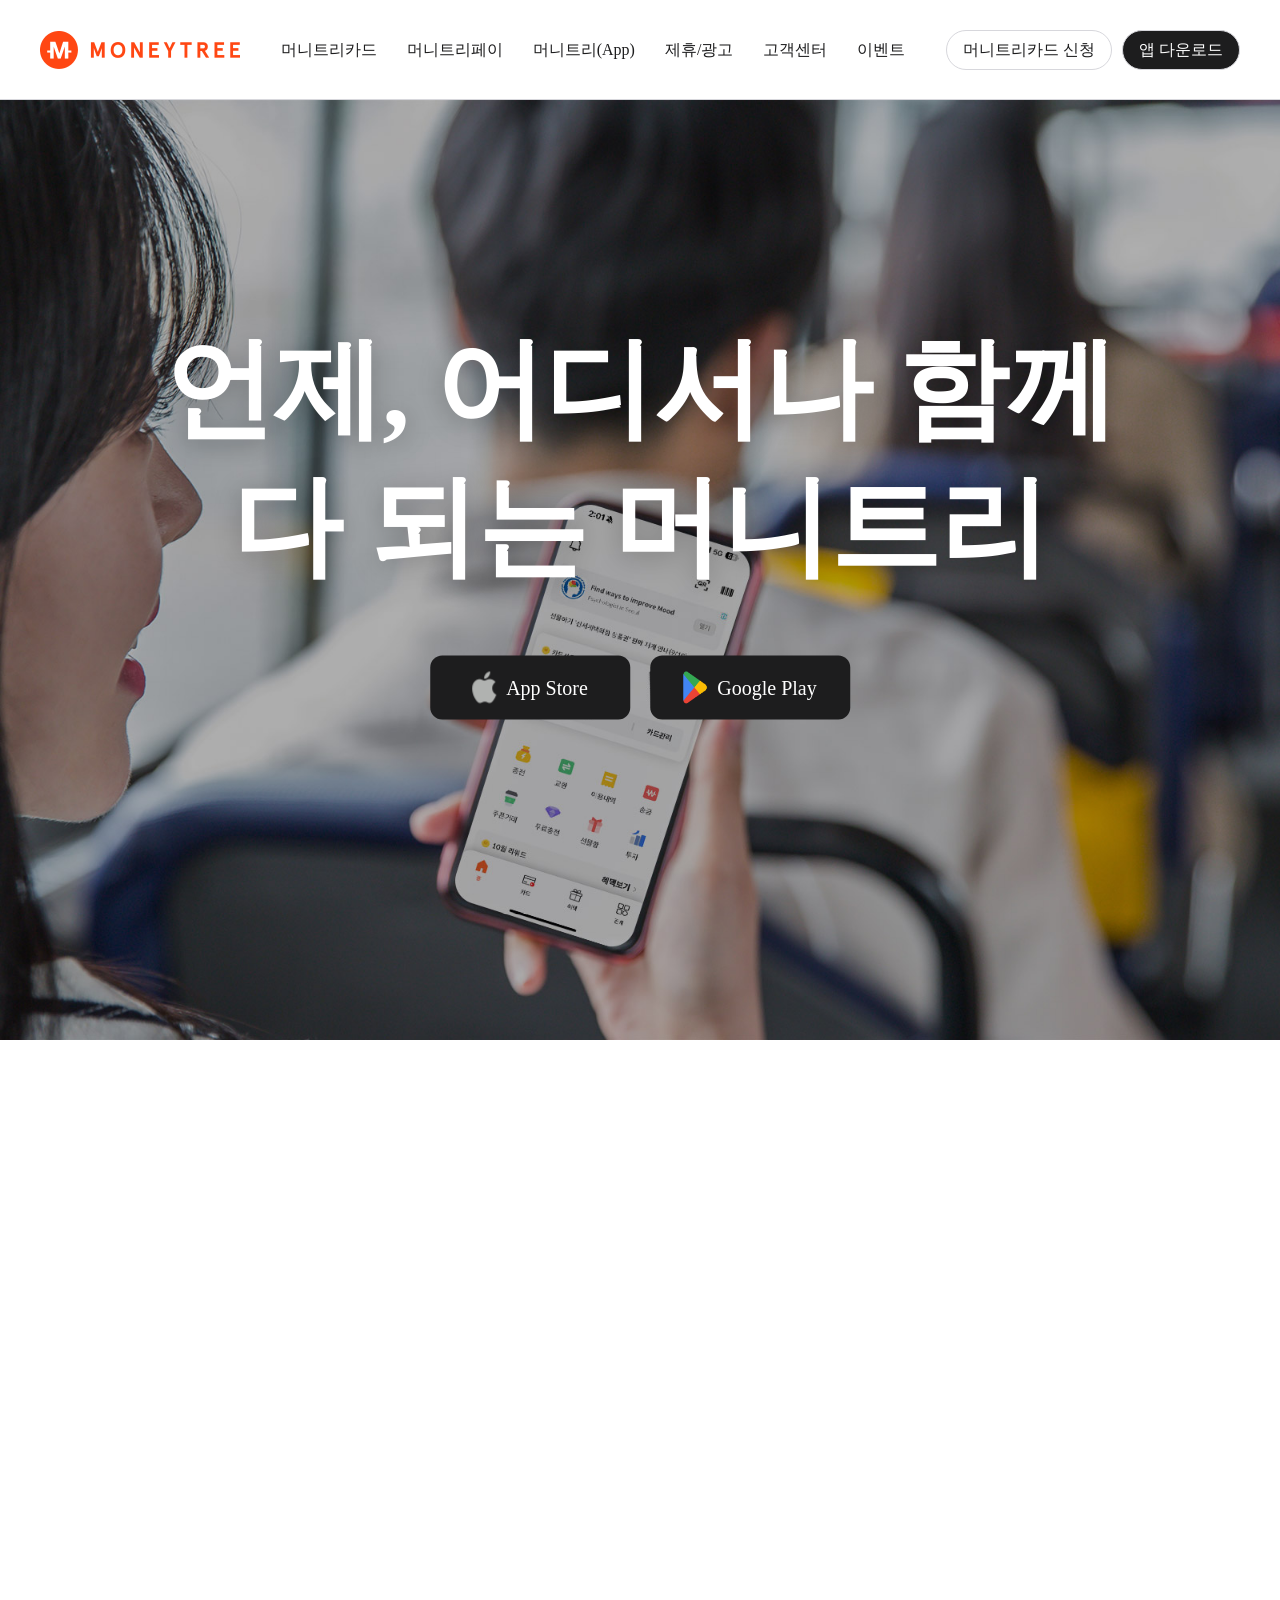
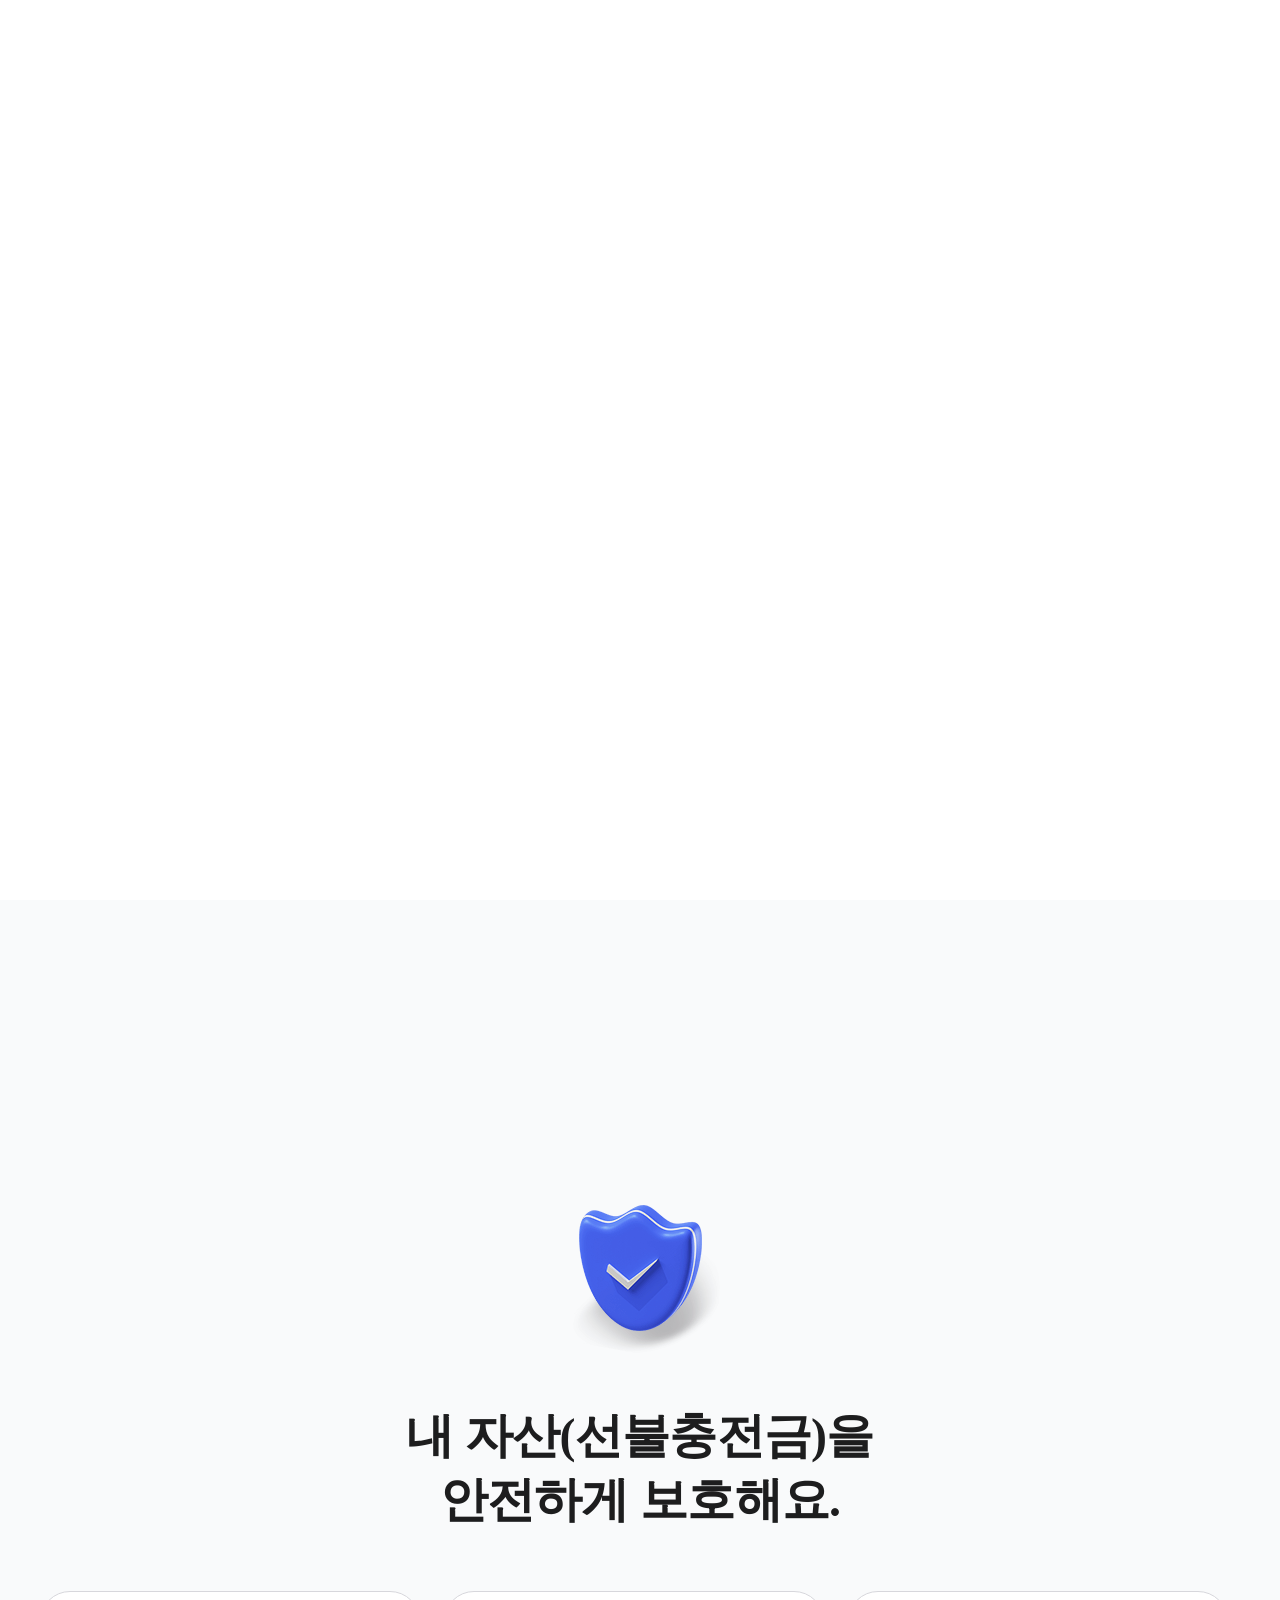
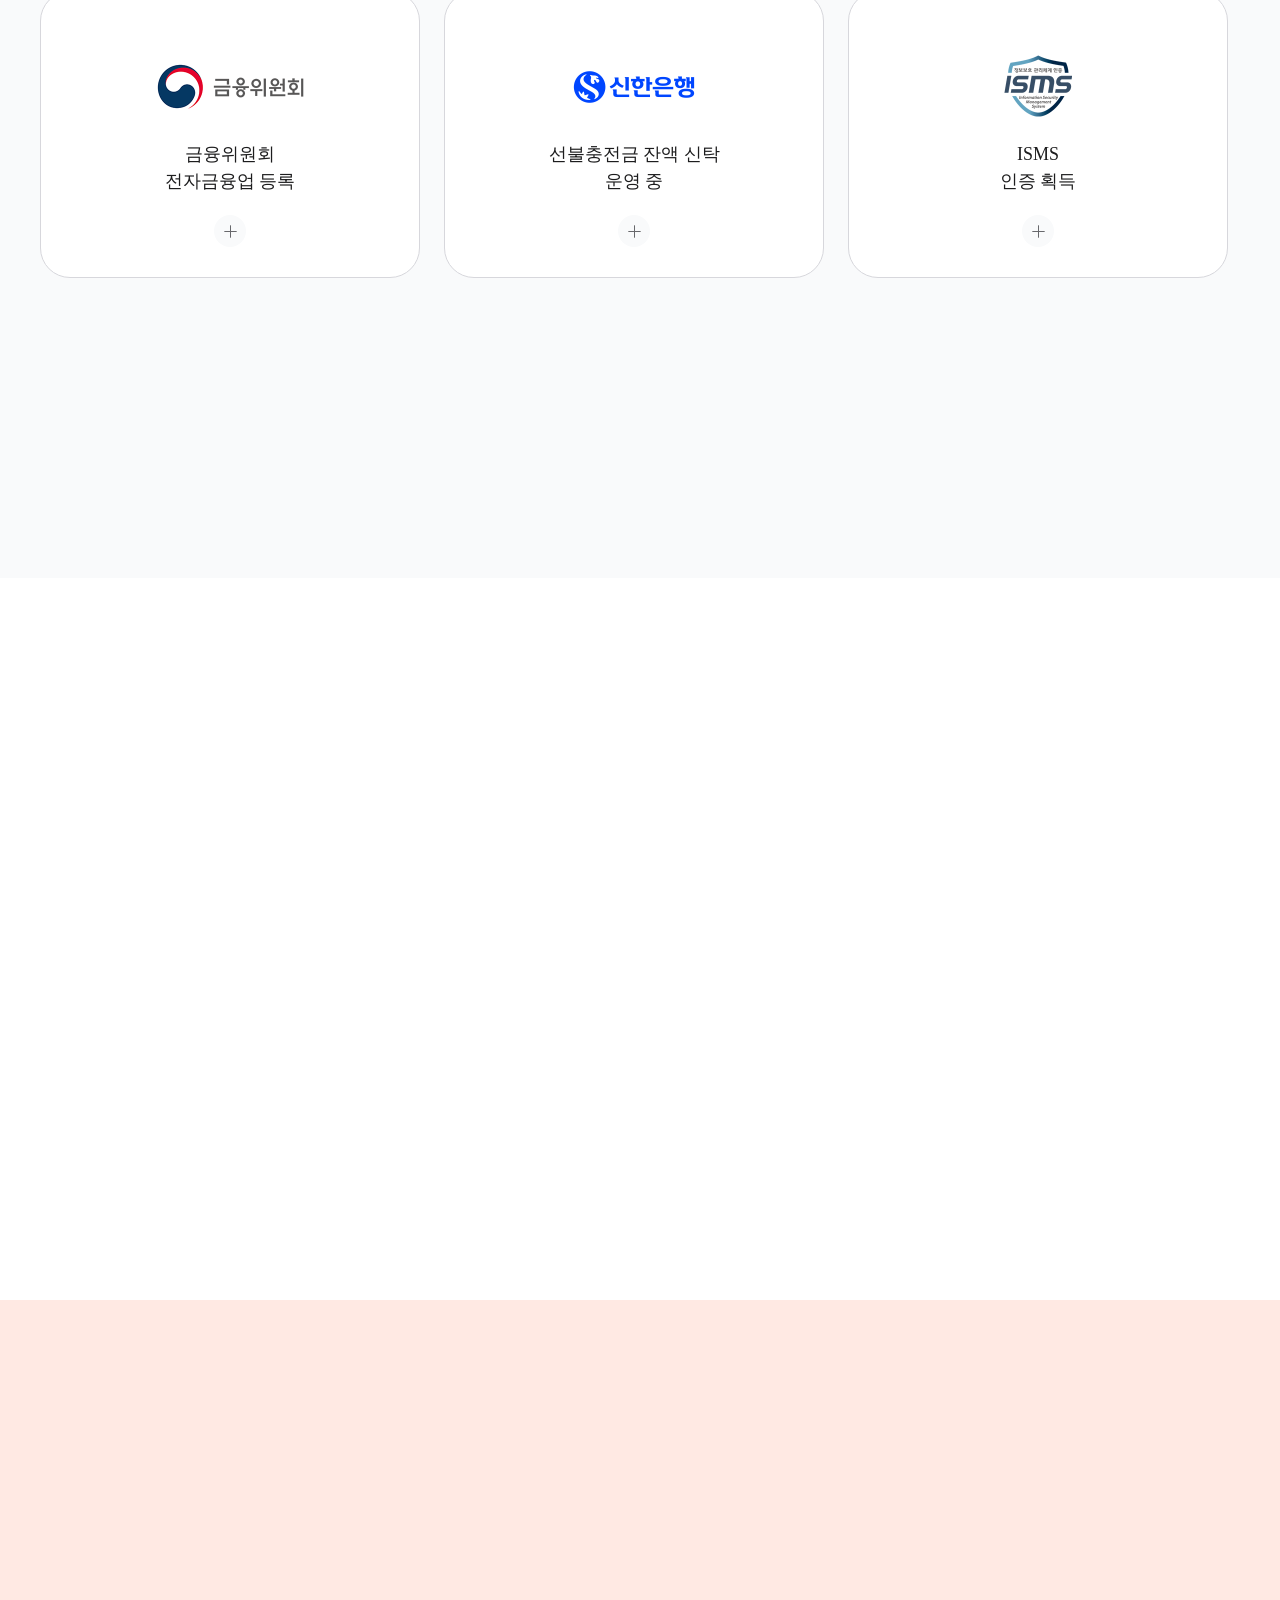
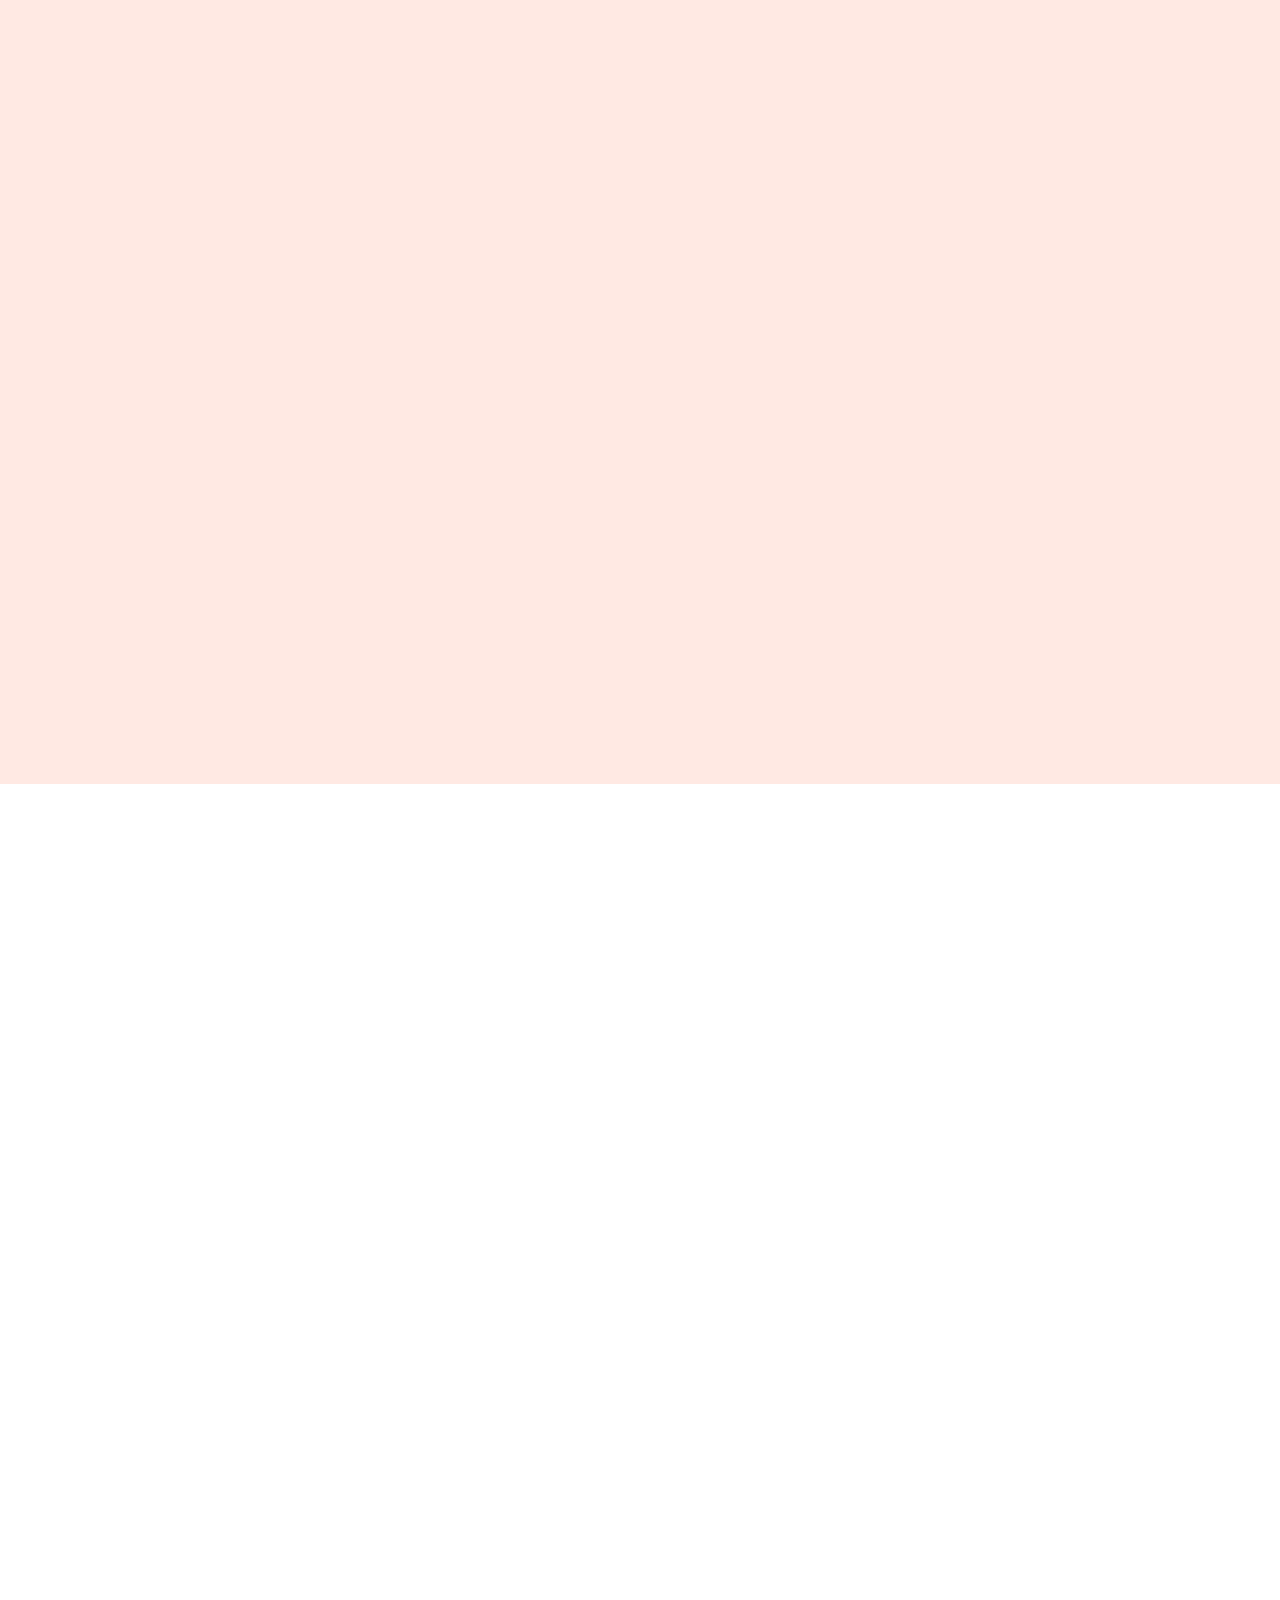
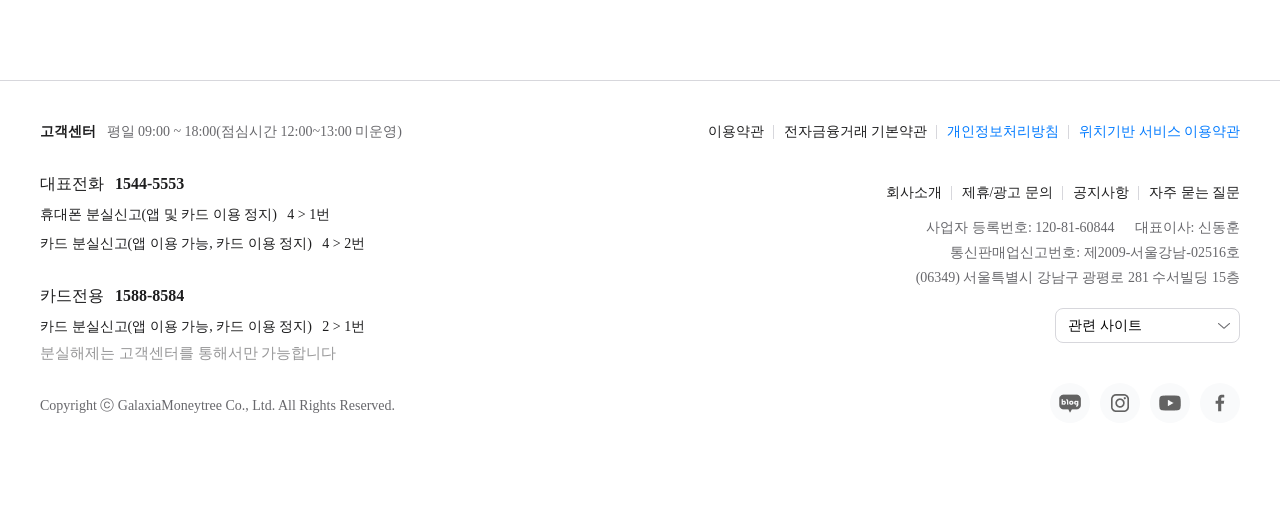
<file: index.html>
<!DOCTYPE html>
<html lang="ko">

<head>
    <meta charset="UTF-8">
    <meta name="viewport" content="width=device-width, initial-scale=1.0">
    <title>머니트리</title>
    <link rel="stylesheet" href="css/main.css">
    <!-- Link Swiper's CSS -->
    <link rel="stylesheet" href="https://cdn.jsdelivr.net/npm/swiper@11/swiper-bundle.min.css" />
    <link href="https://unpkg.com/aos@2.3.1/dist/aos.css" rel="stylesheet">

    <script src="lib/jquery-3.7.1.min.js"></script>
    <!-- Swiper JS -->
    <script src="https://cdn.jsdelivr.net/npm/swiper@11/swiper-bundle.min.js"></script>
    <script src="https://unpkg.com/aos@2.3.1/dist/aos.js"></script>
    <script>
        $(function () {
            AOS.init({
                duration: 800
            });

            $('.section-03 .item_wrap .item a').on('click', function () {
                var $item = $(this).closest('.item');
                $item.find('.item_active').toggleClass('active');
                $(this).toggleClass('rotate');
                event.preventDefault();
            });//click end

            var swiper = new Swiper(".swiperMain", {
                effect: "fade",
                autoplay: {
                    delay: 3000,
                    disableOnInteraction: false,
                },
            });//swiperMain

            var swiper = new Swiper(".event_slide", {
                slidesPerView: 3,
                spaceBetween: 30,
                loop: true,
                navigation: {
                    nextEl: ".swiper-button-next",
                    prevEl: ".swiper-button-prev",
                },
            });//event_slide

            var swiper = new Swiper(".logo_slide", {
                autoplay: {
                    delay: 0,
                    disableOnInteraction: false,
                },
                slidesPerView: "auto",
                spaceBetween: 30,
                speed: 3000,
                loop: true
            });//logo_slide

            var swiper = new Swiper(".review_slide", {
                autoplay: {
                    delay: 0,
                    disableOnInteraction: false,
                },
                slidesPerView: "auto",
                spaceBetween: 24,
                direction: 'vertical',
                centeredSlides: true,
                freeMode: {
                    enabled: true
                },
                speed: 5000,
                loop: true,
            });//review_slide

            $('.site').on('click', function(){
                $('.list').toggleClass('active');
                $('.arrow').toggleClass('flip');
            });//관련사이트 버튼
        });//script end
    </script>
</head>

<body>
    <header class="header">
        <div class="inner">

            <h1 class="logo">
                <a href="#"><img src="img/logo.png" alt="머니트리"></a>
            </h1><!-- .logo end -->

            <nav class="nav">
                <ul class="gnb">
                    <li><a href="#">머니트리카드</a></li>
                    <li><a href="#">머니트리페이</a></li>
                    <li><a href="#">머니트리(App)</a></li>
                    <li><a href="#">제휴/광고</a></li>
                    <li><a href="#">고객센터</a></li>
                    <li><a href="#">이벤트</a></li>
                </ul><!-- .gnb end -->
            </nav><!-- .nav end -->

            <div class="btn_wrap">
                <a href="#">머니트리카드 신청</a>
                <a href="#">앱 다운로드</a>
            </div><!-- .btn_wrap end -->

        </div><!-- .inner end -->
    </header><!-- .header end -->

    <div class="main_visual">

        <!-- Swiper -->
        <div class="swiper swiperMain">
            <div class="swiper-wrapper">
                <div class="swiper-slide">
                    <img src="img/main_hero1.jpg" alt="언제, 어디서나 함께 다 되는 머니트리">
                </div>

                <div class="swiper-slide">
                    <img src="img/main_hero2.jpg" alt="언제, 어디서나 함께 다 되는 머니트리">
                </div>

                <div class="swiper-slide">
                    <img src="img/main_hero3.jpg" alt="언제, 어디서나 함께 다 되는 머니트리">
                </div>

                <div class="swiper-slide">
                    <img src="img/main_hero4.jpg" alt="언제, 어디서나 함께 다 되는 머니트리">
                </div>
            </div><!-- .swiper-wrapper end -->
        </div><!-- .swiperMain end -->

        <div class="main_text">
            <h2>언제, 어디서나 함께<br>
                다 되는 머니트리</h2>

            <div class="btn_wrap">
                <a href="#">
                    <img src="img/icon_appstore.png" alt="App Store">
                    <span>App Store</span>
                </a>

                <a href="#">
                    <img src="img/icon_playstore.png" alt="Google Play">
                    <span>Google Play</span>
                </a>
            </div><!-- .btn_wrap end -->
        </div><!-- .title_wrap end -->

    </div><!-- .main_visual end -->

    <section class="section section-01">
        <div class="inner item_wrap">

            <div data-aos="fade-up" class="item item-01">
                <div class="title">
                    <h3>머니트리로 시작하는 <br>
                        신개념 카드 머니트리카드</h3>
                    <p>혜택은 가득. 조건은 심플. <br>
                        누구나 발급 받아 어디서나 사용</p>
                </div><!-- .title end -->

                <div class="image">
                    <img src="img/sec01_01.jpg" alt="">
                </div><!-- .image end -->
            </div><!-- .item-01 end -->

            <div data-aos="fade-up" class="item item-02">
                <div class="title">
                    <h3>포인트 결제의 모든 것, <br>
                        머니트리페이</h3>
                    <p>현금이 없어도 간편 비밀번호로 <br>
                        흩어진 각종 포인트를 한 번에 모아 간편 결제</p>
                </div><!-- .title end -->

                <div class="image">
                    <img src="img/sec01_02.jpg" alt="">
                </div><!-- .image end -->
            </div><!-- .item-02 end -->

            <div data-aos="fade-up" class="item item-03">
                <div class="title">
                    <h3>생활 밀착 서비스를 모두 모아 <br> 머니트리 앱(App)</h3>
                    <p>생활을 심플하게! <br>
                        결제. 송금. 투자. 기프티콘. 쿠폰 거래. <br>
                        앱테크까지 다 돼요</p>
                </div><!-- .title end -->

                <div class="image">
                    <img src="img/sec01_03.jpg" alt="">
                </div><!-- .image end -->
            </div><!-- .item-03 end -->

        </div><!-- .inner end -->
    </section><!-- .section-01 end -->

    <section class="section section-02" data-aos="fade-up">
        <div class="inner">
            <div class="title">
                <h3>이벤트</h3>
            </div><!-- .title end -->

            <div class="item_wrap">
                <div class="swiper event_slide">
                    <div class="swiper-wrapper">
                        <div class="swiper-slide item">
                            <a href="#" class="item_inner">
                                <div class="item_img">
                                    <img src="img/sec02_01.png" alt="바코드 결제하고 2% 적립 받자!">
                                </div>
                                <div class="item_content">
                                    <p>바코드 결제하고 2% 적립 받자!</p>
                                </div>
                            </a>
                        </div>
                        <div class="swiper-slide item">
                            <a href="#" class="item_inner">
                                <div class="item_img">
                                    <img src="img/sec02_02.png" alt="최초 결제 1만원 이상 시, 2천원 지급!">
                                </div>
                                <div class="item_content">
                                    <p>최초 결제 1만원 이상 시, 2천원 지급!</p>
                                </div>
                            </a>
                        </div>
                        <div class="swiper-slide item">
                            <a href="#" class="item_inner">
                                <div class="item_img">
                                    <img src="img/sec02_03.png" alt="100% 당첨! 꽝없는 머니박스">
                                </div>
                                <div class="item_content">
                                    <p>100% 당첨! 꽝없는 머니박스</p>
                                </div>
                            </a>
                        </div>
                        <div class="swiper-slide item">
                            <a href="#" class="item_inner">
                                <div class="item_img">
                                    <img src="img/sec02_04.png" alt="카드 휴대폰 월 자동충전 이벤트">
                                </div>
                                <div class="item_content">
                                    <p>카드 휴대폰 월 자동충전 이벤트</p>
                                </div>
                            </a>
                        </div>
                        <div class="swiper-slide item">
                            <a href="#" class="item_inner">
                                <div class="item_img">
                                    <img src="img/sec02_05.png" alt="카드 백화점 상품권 구매 혜택">
                                </div>
                                <div class="item_content">
                                    <p>카드 백화점 상품권 구매 혜택</p>
                                </div>
                            </a>
                        </div>
                        <div class="swiper-slide item">
                            <a href="#" class="item_inner">
                                <div class="item_img">
                                    <img src="img/sec02_06.png" alt="NH포인트 사용하면 1% 재적립!">
                                </div>
                                <div class="item_content">
                                    <p>NH포인트 사용하면 1% 재적립!</p>
                                </div>
                            </a>
                        </div>
                        <div class="swiper-slide item">
                            <a href="#" class="item_inner">
                                <div class="item_img">
                                    <img src="img/sec02_07.png" alt="매일 매일 100% 당첨! 돌림판 이벤트!">
                                </div>
                                <div class="item_content">
                                    <p>매일 매일 100% 당첨! 돌림판 이벤트!</p>
                                </div>
                            </a>
                        </div>
                        <div class="swiper-slide item">
                            <a href="#" class="item_inner">
                                <div class="item_img">
                                    <img src="img/sec02_08.png" alt="세.상.쉬.운 휴대폰 결제!">
                                </div>
                                <div class="item_content">
                                    <p>세.상.쉬.운 휴대폰 결제!</p>
                                </div>
                            </a>
                        </div>
                        <div class="swiper-slide item">
                            <a href="#" class="item_inner">
                                <div class="item_img">
                                    <img src="img/sec02_09.png" alt="머니트리 친구초대 따블 이벤트!">
                                </div>
                                <div class="item_content">
                                    <p>머니트리 친구초대 따블 이벤트!</p>
                                </div>
                            </a>
                        </div>
                    </div><!-- .swiper-wrapper end -->
                </div><!-- .event_slide end -->

                <div class="event_nav_wrap">
                    <div class="swiper-button-prev nav_prev">
                        <img src="img/icon_arrow_prev.png" alt="">
                    </div>

                    <div class="swiper-button-next nav_next">
                        <img src="img/icon_arrow_next.png" alt="">
                    </div>
                </div><!-- .event_nav_wrap end -->
            </div><!-- .item_wrap end -->

        </div><!-- .inner end -->

    </section><!-- .section-02 end -->

    <section class="section section-03">
        <div class="inner">
            <div class="title">
                <img src="img/section3_img1.png" alt="내 자산(선불충전금)을 안전하게 보호해요.">
                <h3>내 자산(선불충전금)을<br>
                    안전하게 보호해요.</h3>
            </div><!-- .title end -->

            <div class="item_wrap">
                <div class="item">
                    <div class="item_normal">
                        <div class="item_logo">
                            <img src="img/safe_logo1.png" alt="">
                        </div><!-- .item_logo end -->

                        <p>금융위원회<br>
                            전자금융업 등록</p>

                        <a href="#" class="btn"><img src="img/icon_plus.png" alt=""></a>
                    </div><!-- .item_normal end -->

                    <div class="item_active">
                        <div>
                            <span>선불전자지급수단<br>
                                발행 및 관리업</span>
                        </div>
                    </div><!-- .item_active end -->
                </div><!-- .item end -->

                <div class="item">
                    <div class="item_normal">
                        <div class="item_logo">
                            <img src="img/safe_logo2.png" alt="">
                        </div><!-- .item_logo end -->

                        <p>선불충전금 잔액 신탁<br>
                            운영 중
                        </p>

                        <a href="#" class="btn"><img src="img/icon_plus.png" alt=""></a>
                    </div><!-- .item_normal end -->

                    <div class="item_active">
                        <div>
                            <span>특정금전신탁계약 체결<br>
                                위탁자 : 갤럭시아머니트리(주)<br>
                                수탁자 : 주식회사 신한은행</span>
                        </div>
                    </div><!-- .item_active end -->
                </div><!-- .item end -->

                <div class="item">
                    <div class="item_normal">
                        <div class="item_logo">
                            <img src="img/safe_logo3.png" alt="">
                        </div><!-- .item_logo end -->

                        <p>ISMS <br>
                            인증 획득</p>

                        <a href="#" class="btn"><img src="img/icon_plus.png" alt=""></a>
                    </div><!-- .item_normal end -->

                    <div class="item_active">
                        <div>
                            <span>ISMS 인증</span>
                            <span class="small">ISMS란? 한국인터넷진흥원(KISA)이 주관하는 국내 최고 수준의 정보보호 관리체계 인증 중 하나입니다</span>
                        </div>
                    </div><!-- .item_active end -->
                </div><!-- .item end -->
            </div><!-- .item_wrap end -->
        </div><!-- .inner end -->
    </section><!-- .section-03 end -->

    <section class="section section-04">
        <div class="inner" data-aos="fade-up">
            <div class="title">
                <h3>머니트리와 함께<br>
                    비지니스를 확장하세요!</h3>
            </div><!-- .title end -->

            <a href="#" class="btn_color">제휴/광고 알아보기</a>
        </div><!-- .inner end -->

        <div class="image_box" data-aos="fade-up">
            <div class="swiper logo_slide">
                <div class="swiper-wrapper">
                    <div class="swiper-slide partner_logo logo1">
                        <img src="img/new_partner_logo1.png" alt="">
                    </div>
                    <div class="swiper-slide partner_logo logo2">
                        <img src="img/new_partner_logo2.png" alt="">
                    </div>
                    <div class="swiper-slide partner_logo logo3">
                        <img src="img/new_partner_logo3.png" alt="">
                    </div>
                    <div class="swiper-slide partner_logo logo4">
                        <img src="img/new_partner_logo4.png" alt="">
                    </div>
                    <div class="swiper-slide partner_logo logo5">
                        <img src="img/new_partner_logo5.png" alt="">
                    </div>
                    <div class="swiper-slide partner_logo logo6">
                        <img src="img/new_partner_logo6.png" alt="">
                    </div>
                    <div class="swiper-slide partner_logo logo7">
                        <img src="img/new_partner_logo7.png" alt="">
                    </div>
                    <div class="swiper-slide partner_logo logo8">
                        <img src="img/new_partner_logo8.png" alt="">
                    </div>
                    <div class="swiper-slide partner_logo logo9">
                        <img src="img/new_partner_logo9.png" alt="">
                    </div>
                    <div class="swiper-slide partner_logo logo10">
                        <img src="img/new_partner_logo10.png" alt="">
                    </div>
                    <div class="swiper-slide partner_logo logo11">
                        <img src="img/new_partner_logo11.png" alt="">
                    </div>
                    <div class="swiper-slide partner_logo logo12">
                        <img src="img/new_partner_logo12.png" alt="">
                    </div>
                    <div class="swiper-slide partner_logo logo13">
                        <img src="img/new_partner_logo13.png" alt="">
                    </div>
                    <div class="swiper-slide partner_logo logo1">
                        <img src="img/new_partner_logo1.png" alt="">
                    </div>
                    <div class="swiper-slide partner_logo logo2">
                        <img src="img/new_partner_logo2.png" alt="">
                    </div>
                    <div class="swiper-slide partner_logo logo3">
                        <img src="img/new_partner_logo3.png" alt="">
                    </div>
                    <div class="swiper-slide partner_logo logo4">
                        <img src="img/new_partner_logo4.png" alt="">
                    </div>
                    <div class="swiper-slide partner_logo logo5">
                        <img src="img/new_partner_logo5.png" alt="">
                    </div>
                    <div class="swiper-slide partner_logo logo6">
                        <img src="img/new_partner_logo6.png" alt="">
                    </div>
                    <div class="swiper-slide partner_logo logo7">
                        <img src="img/new_partner_logo7.png" alt="">
                    </div>
                    <div class="swiper-slide partner_logo logo8">
                        <img src="img/new_partner_logo8.png" alt="">
                    </div>
                    <div class="swiper-slide partner_logo logo9">
                        <img src="img/new_partner_logo9.png" alt="">
                    </div>
                    <div class="swiper-slide partner_logo logo10">
                        <img src="img/new_partner_logo10.png" alt="">
                    </div>
                    <div class="swiper-slide partner_logo logo11">
                        <img src="img/new_partner_logo11.png" alt="">
                    </div>
                    <div class="swiper-slide partner_logo logo12">
                        <img src="img/new_partner_logo12.png" alt="">
                    </div>
                    <div class="swiper-slide partner_logo logo13">
                        <img src="img/new_partner_logo13.png" alt="">
                    </div>
                </div><!-- .swiper-wrapper end -->
            </div><!-- .logo_slide end -->
        </div><!-- .image_box end -->

    </section><!-- .section-04 end -->

    <section class="section section-05">
        <div class="inner">
            <div class="text_wrap" data-aos="fade-right">
                <div class="title">
                    <h3>7,000개의 리뷰<br>
                        머니트리 추천해요.</h3>
                </div><!-- .title end -->

                <div class="image">
                    <img src="img/section05.png" alt="7,000개의 리뷰 머니트리 추천해요.">
                </div><!-- .image end -->
            </div><!-- .text_wrap end -->

            <div class="item_wrap" data-aos="fade-left">
                <div class="swiper review_slide">
                    <div class="swiper-wrapper slide slide1">
                        <div class="swiper-slide review_item"><img src="img/review_img1-1.png" alt="7,000개의 리뷰"></div>
                        <div class="swiper-slide review_item"><img src="img/review_img1-2.png" alt="7,000개의 리뷰"></div>
                        <div class="swiper-slide review_item"><img src="img/review_img1-3.png" alt="7,000개의 리뷰"></div>
                        <div class="swiper-slide review_item"><img src="img/review_img1-4.png" alt="7,000개의 리뷰"></div>
                        <div class="swiper-slide review_item"><img src="img/review_img1-1.png" alt="7,000개의 리뷰"></div>
                        <div class="swiper-slide review_item"><img src="img/review_img1-2.png" alt="7,000개의 리뷰"></div>
                        <div class="swiper-slide review_item"><img src="img/review_img1-3.png" alt="7,000개의 리뷰"></div>
                        <div class="swiper-slide review_item"><img src="img/review_img1-4.png" alt="7,000개의 리뷰"></div>
                    </div><!-- slide1 end -->
                </div><!-- .review_slide_wrap -->

                <div class="swiper review_slide">
                    <div class="swiper-wrapper slide slide2">
                        <div class="swiper-slide review_item"><img src="img/review_img2-1.png" alt="7,000개의 리뷰"></div>
                        <div class="swiper-slide review_item"><img src="img/review_img2-2.png" alt="7,000개의 리뷰"></div>
                        <div class="swiper-slide review_item"><img src="img/review_img2-3.png" alt="7,000개의 리뷰"></div>
                        <div class="swiper-slide review_item"><img src="img/review_img2-4.png" alt="7,000개의 리뷰"></div>
                        <div class="swiper-slide review_item"><img src="img/review_img2-1.png" alt="7,000개의 리뷰"></div>
                        <div class="swiper-slide review_item"><img src="img/review_img2-2.png" alt="7,000개의 리뷰"></div>
                        <div class="swiper-slide review_item"><img src="img/review_img2-3.png" alt="7,000개의 리뷰"></div>
                        <div class="swiper-slide review_item"><img src="img/review_img2-4.png" alt="7,000개의 리뷰"></div>
                    </div><!-- .slide2 end -->
                </div><!-- .review_slide_wrap -->

                <div class="swiper review_slide">
                    <div class="swiper-wrapper slide slide3">
                        <div class="swiper-slide review_item"><img src="img/review_img3-1.png" alt="7,000개의 리뷰"></div>
                        <div class="swiper-slide review_item"><img src="img/review_img3-2.png" alt="7,000개의 리뷰"></div>
                        <div class="swiper-slide review_item"><img src="img/review_img3-3.png" alt="7,000개의 리뷰"></div>
                        <div class="swiper-slide review_item"><img src="img/review_img3-4.png" alt="7,000개의 리뷰"></div>
                        <div class="swiper-slide review_item"><img src="img/review_img3-1.png" alt="7,000개의 리뷰"></div>
                        <div class="swiper-slide review_item"><img src="img/review_img3-2.png" alt="7,000개의 리뷰"></div>
                        <div class="swiper-slide review_item"><img src="img/review_img3-3.png" alt="7,000개의 리뷰"></div>
                        <div class="swiper-slide review_item"><img src="img/review_img3-4.png" alt="7,000개의 리뷰"></div>
                    </div><!-- .slide3 end -->
                </div><!-- .review_slide end -->
            </div><!-- .item_wrap end -->
        </div><!-- .inner end -->
    </section><!-- .sectin-05 end -->

    <section class="section section-06" data-aos="fade-up">
        <div class="inner">
            <div class="image">
                <img src="img/section06_banner_bg.jpg" alt="머니트리 혜택 그대로! 머니트리카드">
            </div><!-- .image end -->

            <div class="text_wrap title">
                <h3>머니트리 혜택 그대로!<br>
                    머니트리카드</h3>

                <p>머니트리를 가장 편리하게 사용하는 법<br>
                    혜택은 그대로! 결제도 온/오프라인 제약 없이 자유롭게!</p>

                <a href="#" class="btn_color">무료 카드 신청</a>
            </div><!-- .text_wrap end -->
        </div><!-- .inner end -->
    </section><!-- .section-06 end -->

    <footer class="footer">
        <div class="inner">
            <div class="left_info">
                <div>
                    <span class="bold">고객센터</span>
                    <span class="gray">평일 09:00 ~ 18:00(점심시간 12:00~13:00 미운영)</span>
                </div>

                <div>
                    <div class="T_info">
                        <span class="name">대표전화</span>
                        <span class="bold">1544-5553</span>
                    </div><!-- .T_info end -->

                    <ul class="sub_info">
                        <li>
                            <span class="thin">휴대폰 분실신고(앱 및 카드 이용 정지)</span>
                            <span class="bold_02">4 > 1번</span>
                        </li>

                        <li>
                            <span class="thin">카드 분실신고(앱 이용 가능, 카드 이용 정지)</span>
                            <span class="bold_02">4 > 2번</span>
                        </li>
                    </ul><!-- .sub_info end -->
                </div>

                <div>
                    <div class="T_info">
                        <span class="name">카드전용</span>
                        <span class="bold">1588-8584</span>
                    </div><!-- .T_info end -->

                    <ul class="sub_info">
                        <li>
                            <span class="thin">카드 분실신고(앱 이용 가능, 카드 이용 정지)</span>
                            <span class="bold_02">2 > 1번</span>
                        </li>

                        <p class="thin">분실해제는 고객센터를 통해서만 가능합니다</p>
                    </ul><!-- .sub_info end -->
                </div>

                <div>
                    <sapn class="copy gray thin">
                        Copyright ⓒ GalaxiaMoneytree Co., Ltd. All Rights Reserved.
                    </sapn>
                </div>
            </div><!-- .left_info end -->

            <div class="right_info">
                <ul class="legal">
                    <li><a href="#">이용약관</a></li>
                    <li><a href="#">전자금융거래 기본약관</a></li>
                    <li><a href="#" class="blue">개인정보처리방침</a></li>
                    <li><a href="#" class="blue">위치기반 서비스 이용약관</a></li>
                </ul><!-- .legal end -->

                <ul class="legal">
                    <li><a href="#">회사소개</a></li>
                    <li><a href="#">제휴/광고 문의</a></li>
                    <li><a href="#">공지사항</a></li>
                    <li><a href="#">자주 묻는 질문</a></li>
                </ul><!-- .legal end -->

                <div class="cop_info">
                    <div>
                        <span class="gray">사업자 등록번호: 120-81-60844</span>
                        <span class="gray">대표이사: 신동훈</span>
                    </div>

                    <span class="gray">통신판매업신고번호: 제2009-서울강남-02516호</span>
                    <span class="gray">(06349) 서울특별시 강남구 광평로 281 수서빌딩 15층</span>
                </div><!-- .cop_info end -->

                <div class="relate_site">
                    <button type="button" class="site">
                        <p>관련 사이트</p>
                        <img class="arrow" src="img/icon_arrow_down.png" alt="">
                    </button><!-- .site end -->

                    <ul class="list">
                        <li><a href="#">빌게이트</a></li>
                        <li><a href="#">캐시게이트</a></li>
                        <li><a href="#">갤럭시아콘</a></li>
                        <li><a href="#">메타갤럭시아</a></li>
                    </ul>
                </div><!-- .relate_site end -->

                <ul class="sns_wrap">
                    <li><a href="#"><span class="icon_01"></span></a></li>
                    <li><a href="#"><span class="icon_02"></span></a></li>
                    <li><a href="#"><span class="icon_03"></span></a></li>
                    <li><a href="#"><span class="icon_04"></span></a></li>
                </ul><!-- .sns_wrap end -->
            </div><!-- .right_info end -->
        </div><!-- .inner end -->
    </footer><!-- .footer end -->
</body>

</html>
</file>
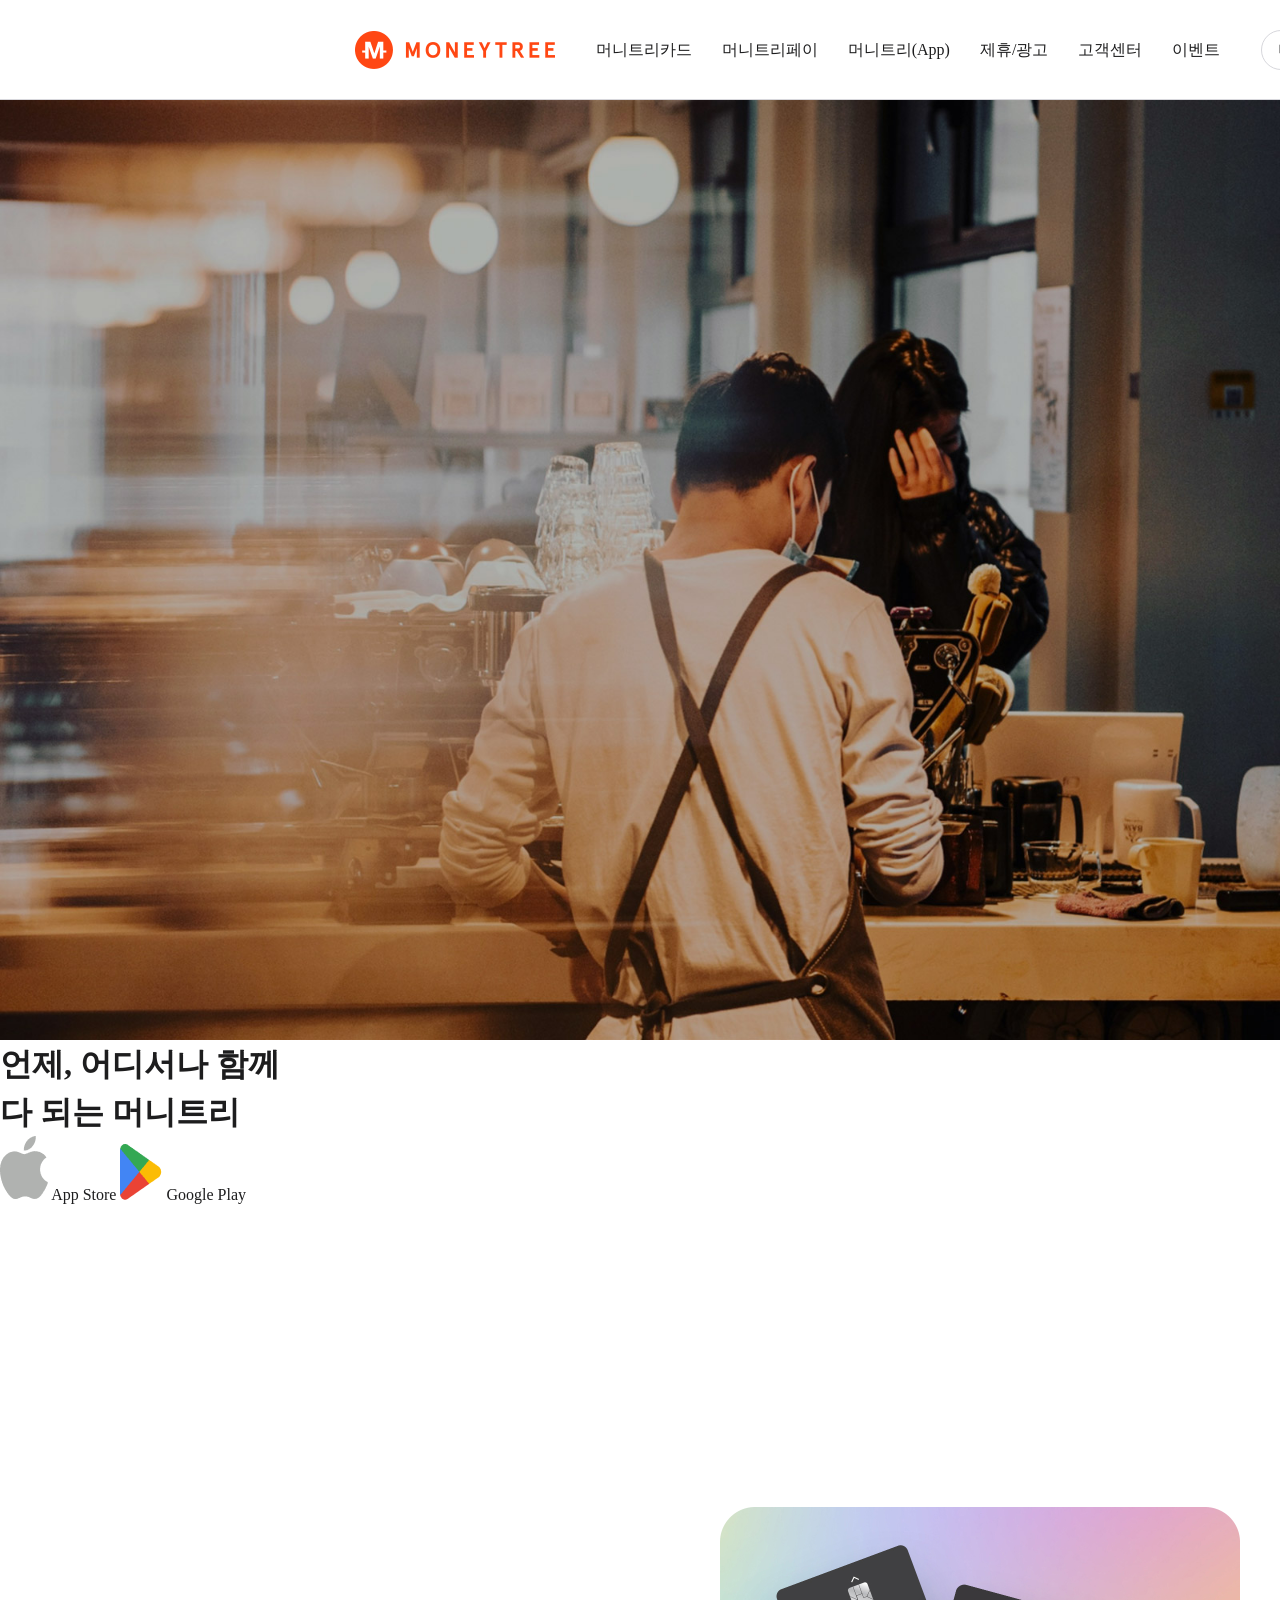
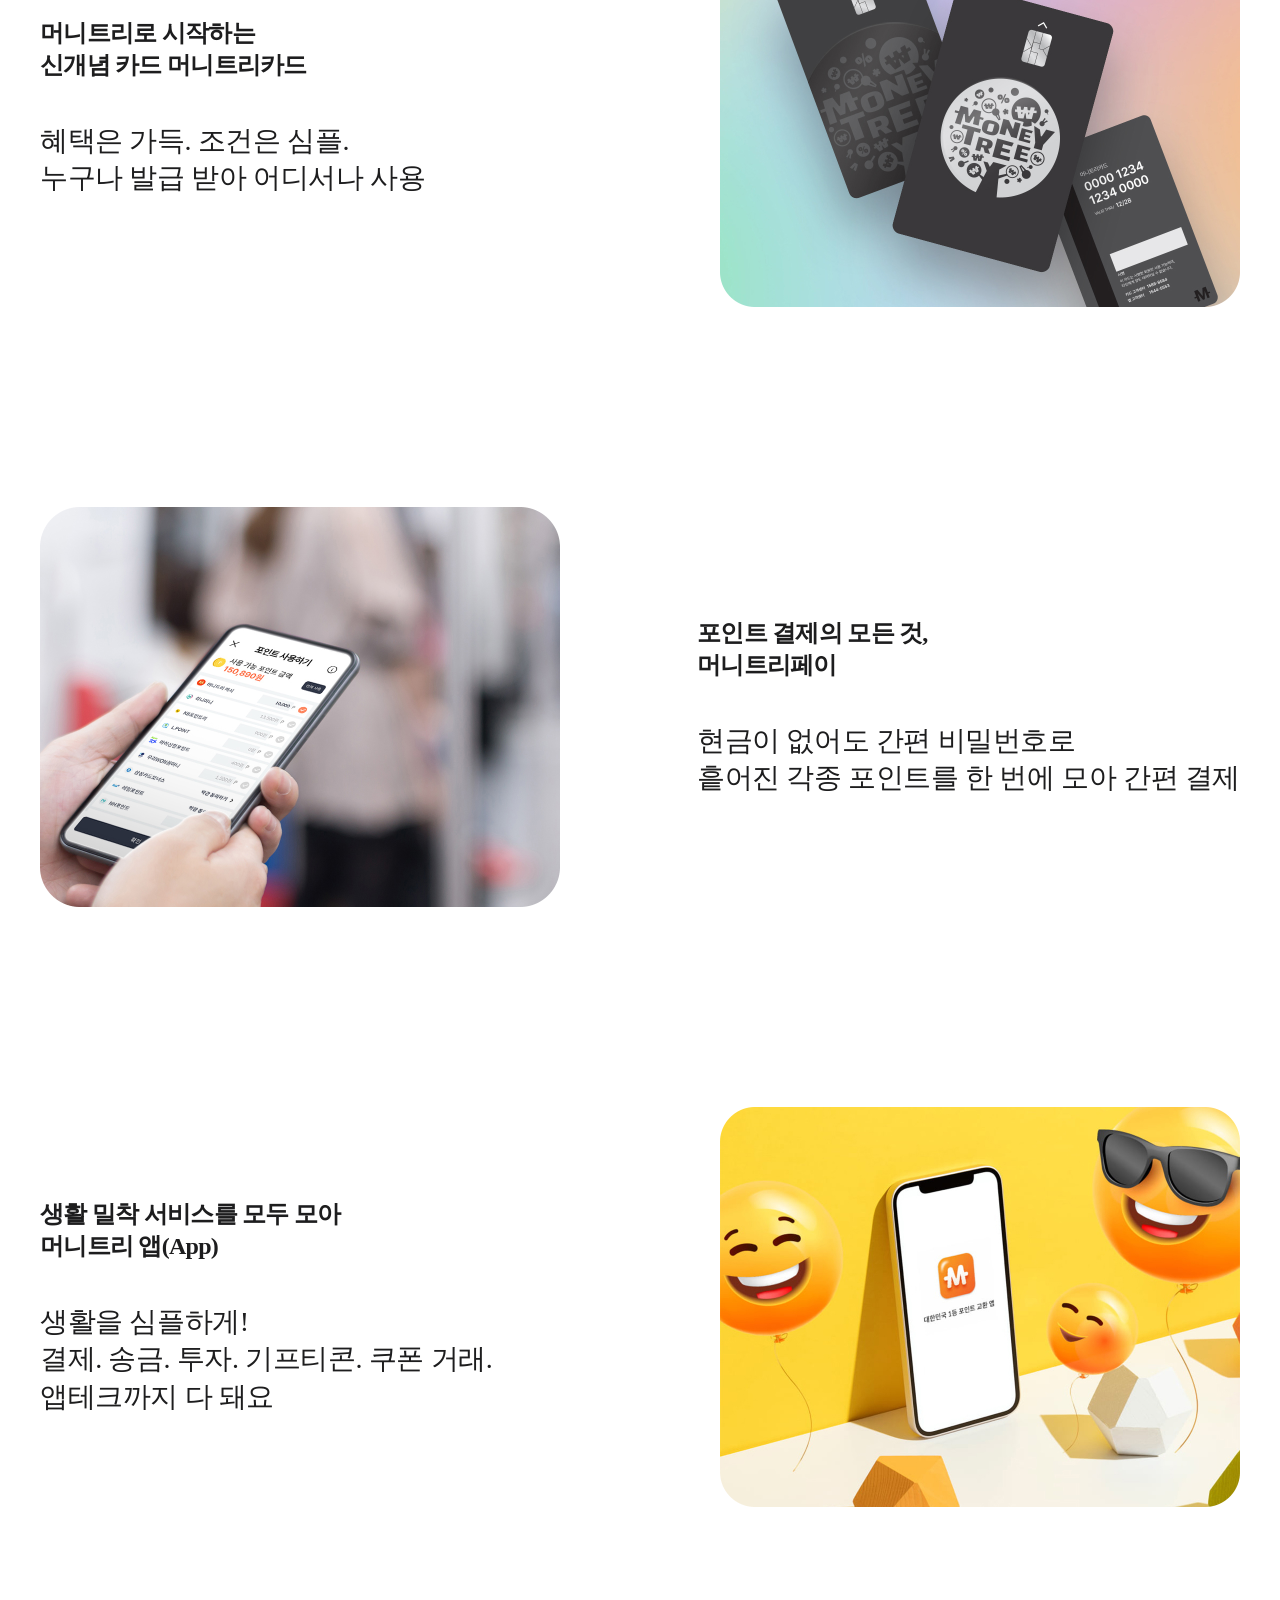
<file: 머니트리(클론코딩)/index.html>
<!DOCTYPE html>
<html lang="ko">

<head>
    <meta charset="UTF-8">
    <meta name="viewport" content="width=device-width, initial-scale=1.0">
    <title>머니트리</title>
    <link rel="stylesheet" href="css/main.css">
    <link rel="stylesheet" href="https://cdn.jsdelivr.net/npm/swiper@11/swiper-bundle.min.css" />

    <script src="https://cdn.jsdelivr.net/npm/swiper@11/swiper-bundle.min.js"></script>
    <script>
        window.onload = () => {
            var swiper = new Swiper(".mySwiper", {

            });
        };//script end
    </script>
</head>

<body>
    <header class="header">
        <div class="inner">

            <div class="logo">
                <a href="#"><img src="img/logo.png" alt="머니트리"></a>
            </div><!-- .logo end -->

            <nav class="nav">
                <ul class="gnb">
                    <li><a href="#">머니트리카드</a></li>
                    <li><a href="#">머니트리페이</a></li>
                    <li><a href="#">머니트리(App)</a></li>
                    <li><a href="#">제휴/광고</a></li>
                    <li><a href="#">고객센터</a></li>
                    <li><a href="#">이벤트</a></li>
                </ul><!-- .gnb end -->
            </nav><!-- .nav end -->

            <div class="btn_wrap">
                <a href="#">머니트리카드 신청</a>
                <a href="#">앱 다운로드</a>
            </div><!-- .btn_wrap end -->

        </div><!-- .inner end -->
    </header><!-- .header end -->

    <div class="main_visual">

        <!-- Swiper -->
        <div class="swiper swiperMain">
            <div class="swiper-wrapper">

                <div class="swiper-slide">
                    <img src="img/main_hero1.jpg" alt="언제, 어디서나 함께 다 되는 머니트리">
                </div>

                <div class="swiper-slide">
                    <img src="img/main_hero2.jpg" alt="언제, 어디서나 함께 다 되는 머니트리">
                </div>

                <div class="swiper-slide">
                    <img src="img/main_hero3.jpg" alt="언제, 어디서나 함께 다 되는 머니트리">
                </div>

                <div class="swiper-slide">
                    <img src="img/main_hero4.jpg" alt="언제, 어디서나 함께 다 되는 머니트리">
                </div>

            </div><!-- .swiper-wrapper end -->
        </div><!-- .swiperMain end -->

        <div class="title_wrap">
            <div class="title_text">
                <h1>언제, 어디서나 함께<br>
                    다 되는 머니트리</h1>
            </div><!-- .title_text end -->

            <div class="btn_wrap">
                <a href="#">
                    <img src="img/icon_appstore.png" alt="App Store">
                    <span>App Store</span>
                </a>

                <a href="#">
                    <img src="img/icon_playstore.png" alt="Google Play">
                    <span>Google Play</span>
                </a>
            </div><!-- .btn_wrap end -->
        </div><!-- .title_wrap end -->

    </div><!-- .main_visual end -->

    <section class="section section-01">
        <div class="inner item_wrap">

            <div class="item item-01">
                <div class="title">
                    <h2>머니트리로 시작하는 <br>
                        신개념 카드 머니트리카드</h2>
                    <p>혜택은 가득. 조건은 심플. <br>
                        누구나 발급 받아 어디서나 사용</p>
                </div><!-- .title end -->

                <div class="image">
                    <img src="img/section2_img1.jpg" alt="">
                </div><!-- .image end -->
            </div><!-- .item-01 end -->

            <div class="item item-02">
                <div class="title">
                    <h2>포인트 결제의 모든 것, <br>
                        머니트리페이</h2>
                    <p>현금이 없어도 간편 비밀번호로 <br>
                        흩어진 각종 포인트를 한 번에 모아 간편 결제</p>
                </div><!-- .title end -->

                <div class="image">
                    <img src="img/section2_img2.jpg" alt="">
                </div><!-- .image end -->
            </div><!-- .item-02 end -->

            <div class="item item-03">
                <div class="title">
                    <h2>생활 밀착 서비스를 모두 모아 <br> 머니트리 앱(App)</h2>
                    <p>생활을 심플하게! <br>
                        결제. 송금. 투자. 기프티콘. 쿠폰 거래. <br>
                        앱테크까지 다 돼요</p>
                </div><!-- .title end -->

                <div class="image">
                    <img src="img/section2_img3.jpg" alt="">
                </div><!-- .image end -->
            </div><!-- .item-03 end -->

        </div><!-- .inner end -->
    </section><!-- .section-01 end -->
</body>

</html>
</file>
<file: css/main.css>
@charset "utf-8";
@import url(//spoqa.github.io/spoqa-han-sans/css/SpoqaHanSansNeo.css);

* {
    margin: 0;
    padding: 0;
    box-sizing: border-box;
}

a {
    text-decoration: none;
    color: inherit;
}

li {
    list-style: none;
}

body {
    font-family: 'Spoqa Han Sans Neo';
    font-weight: 400;
    line-height: 1.5;
    color: #1d1d1e;
    font-size: 16px;
    overflow-x: hidden;
}

.section {
    padding-top: 300px
}

.section .inner {
    max-width: 1230px;
    width: 100%;
    margin: 0 auto;
    padding: 0 15px;
}

.section .title h3 {
    font-size: 48px;
    font-weight: 700;
    line-height: 1.33;
    letter-spacing: -0.72px;
}

.btn_color {
    display: inline-block;
    align-items: center;
    transition: 0.3s;
    padding: 12px 40px;

    border-radius: 12px;
    background-color: #1d1d1e;
    color: #fff;
    font-size: 20px;
    font-weight: 500;
    line-height: 1;
}

.btn_color:hover {
    background-color: #ff6b00;
}

/* header */
.header {
    width: 100%;
    height: 100px;
    background-color: #fff;
    border-bottom: 1px solid #d7d7dc;
    position: fixed;
    top: 0;
    left: 0;
    z-index: 999;
}

.header .inner {
    max-width: 1230px;
    width: 100%;
    height: 100%;

    margin: 0 auto;
    padding: 0 15px;
    display: flex;
    align-items: center;
    justify-content: space-between;
}

.header .inner .logo {
    max-width: 200px;
}

.header .inner .logo img {
    max-width: 200px;
    display: block;
}

.header .inner .nav {
    height: 100%;
}

.header .inner .nav .gnb {
    display: flex;
    column-gap: 30px;
    height: 100%;
}

.header .inner .nav .gnb li {
    font-size: 16px;
    height: 100%;
}

.header .inner .nav .gnb li a {
    display: block;
    height: 100%;
    align-content: center;
}

.header .inner .nav .gnb li a:hover {
    font-weight: 700;
}

.header .inner .btn_wrap {
    display: flex;
    gap: 10px;
}

.header .inner .btn_wrap a {
    height: 40px;
    border: 1px solid #d7d7dc;
    border-radius: 50px;
    display: flex;
    padding: 0 16px;
    align-items: center;
    font-weight: 500;
    transition: 0.3s;
}

.header .inner .btn_wrap a:first-child:hover {
    background-color: #1d1d1e;
    color: #fff;
}

.header .inner .btn_wrap a:last-child {
    background-color: #1d1d1e;
    color: #fff;
}

.header .inner .btn_wrap a:last-child:hover {
    background-color: #ff6b00;
}


/* .main_visual */
.main_visual {
    position: relative;
    padding-top: 100px;
    overflow-x: hidden;
}

.main_visual .swiperMain .swiper-slide {
    height: 940px;
}

.main_visual .swiperMain .swiper-slide img {
    width: 100%;
    height: 100%;
    object-fit: cover;
}

.main_visual .main_text {
    position: absolute;
    top: 50%;
    left: 50%;
    transform: translate(-50%, -50%);
    z-index: 1;
    white-space: nowrap;
}

.main_visual .main_text h2 {
    font-size: 110px;
    font-weight: 700;
    color: #fff;
    text-align: center;
    text-shadow: 0 4px 27px rgba(0, 0, 0, 0.25);

    line-height: 1.25;
    letter-spacing: -1px;
    user-select: none;
}

.main_visual .main_text .btn_wrap {
    height: 64px;
    margin-top: 60px;
    display: flex;
    justify-content: center;
    gap: 20px;
}

.main_visual .main_text .btn_wrap a {
    max-width: 200px;
    width: 100%;
    display: flex;
    gap: 10px;
    justify-content: center;
    background-color: #1d1d1e;
    align-items: center;
    border-radius: 12px;
    transition: 0.3s;
}

.main_visual .main_text .btn_wrap a:hover {
    background-color: #ff6b00;
}

.main_visual .main_text .btn_wrap img {
    width: 24px;
}

.main_visual .main_text .btn_wrap a span {
    color: #fff;
    font-size: 20px;
    font-weight: 500;
}

/* .section-01 */
.section-01 {
    padding-bottom: 100px;
    padding: 300px 0 100px;
}

.section-01 .inner .item {
    display: flex;
    gap: 30px;
    justify-content: space-between;
    align-items: center;
    margin-bottom: 200px;
}

.section-01 .inner .item-02 .title {
    order: 1;
}

.section-01 .inner .item .title {
    white-space: nowrap;
    line-height: 1.33;
    letter-spacing: -0.72px;
}

.section-01 .inner .item .title p {
    margin-top: 40px;
    font-size: 28px;
    letter-spacing: -0.4px;
}

.section-01 .inner .item .image {
    max-width: 520px;
    width: 100%;
}

.section-01 .inner .item .image img {
    width: 100%;
}

@media screen and (max-width:992px) {
    .section .title h3 {
        font-size: 25px;
    }

    .section-01 .inner {
        padding: 100px 0 0;
        margin: 0;
    }

    .section-01 .inner .item {
        max-width: 992px;
        padding: 0 20px;
        flex-direction: column;
        align-items: start;
        gap: 15px;
    }

    .section-01 .inner .item .image {
        max-width: 100%;
        order: -1;
    }

    .section-01 .inner .item .title p {
        font-size: 19px;
        margin-top: 20px;
    }
}

/* .section-02 */
.section-02 {
    padding-top: 0;
}

.section-02 .inner {
    text-align: center;
    padding-bottom: 309px;
}

.section-02 .inner .title {
    margin-bottom: 60px;
}

.section-02 .item_wrap {
    position: relative;
}

.section-02 .inner .event_slide {
    width: 100%;
}

.section-02 .inner .event_slide .item {
    width: 380px;
    margin-right: 30px;
}

.section-02 .inner .event_slide .item_img {
    border-radius: 30px;
    overflow: hidden;
}

.section-02 .inner .event_slide .item img {
    width: 100%;
    object-fit: cover;
    display: block;
    transition: 0.5s;
}

.section-02 .inner .event_slide .item .item_content {
    padding: 20px;
    padding-bottom: 0;
    font-size: 18px;
}

.section-02 .event_slide .item_inner:hover img {
    transform: scale(1.1);
}

.section-02 .swiper-button-next,
.section-02 .swiper-button-prev {
    top: 160px;
    margin-top: 0;
}

.section-02 .swiper-button-next,
.section-02 .swiper-button-prev:hover {
    background-color: #e0e0e0;
}

.section-02 .swiper-button-prev {
    left: -60px;
}

.section-02 .swiper-button-next {
    right: -60px;
}

.section-02 .swiper-button-prev:after,
.section-02 .swiper-button-next:after {
    display: none;
}


.section-02 .event_nav_wrap img {
    max-width: 8px;
}

.section-02 .event_nav_wrap>div {
    width: 40px;
    height: 40px;
    border-radius: 50%;
    background-color: #f9fafb;
}


/* section-03 */
.section-03 {
    background-color: #f9fafb;
    padding: 300px 0;
}

.section-03 .title {
    max-width: 1230px;
    width: 100%;
    margin-bottom: 60px;
}

.section-03 .title img {
    display: block;
    margin: 0 auto 44px;
    max-width: 160px;
}

.section-03 .title h3 {
    text-align: center;
}

.section-03 .item_wrap {
    display: flex;
    gap: 24px;
}

.section-03 .item_wrap .item {
    padding: 60px 0 30px;
    border: 1px solid #d7d7dc;
    border-radius: 30px;
    background-color: #fff;
    width: calc(33% - 16px);
    position: relative;
}

.section-03 .item_wrap .item .item_logo {
    max-width: 160px;
    margin: 0 auto 12px;
}

.section-03 .item_wrap .item .item_logo img {
    width: 100%;
}

.section-03 .item_wrap .item p {
    font-size: 18px;
    margin-bottom: 20px;
    text-align: center;
}

.section-03 .item_wrap .item a {
    width: 32px;
    height: 32px;
    margin: 0 auto;
    display: flex;
    align-items: center;
    justify-content: center;

    background-color: #f9fafb;
    border-radius: 100%;
    position: relative;
    z-index: 9;
    transition: 0.3s;
}

.section-03 .item_wrap .item a.rotate {
    transform: rotate(225deg);
}

.section-03 .item_wrap .item a img {
    max-width: 17px;
    display: block;
}

.section-03 .item_wrap .item .item_active {
    width: 100%;
    height: 100%;
    position: absolute;
    top: 0;
    left: 0;
    padding: 60px 40px 110px;

    background-color: #7f91e8;
    border-radius: 30px;
    text-align: center;
    display: flex;
    flex-wrap: wrap;
    align-items: center;
    justify-content: center;
    opacity: 0;
    transition: 0.3s;
}

.section-03 .item_wrap .item .item_active.active {
    opacity: 1;
}

.section-03 .item_wrap .item .item_active div {
    height: 100%;
    display: flex;
    flex-direction: column;
    align-items: center;
    justify-content: center;
}

.section-03 .item_wrap .item:last-of-type .item_active div {
    justify-content: space-between;
}

.section-03 .item_wrap .item .item_active span {
    font-size: 18px;
    color: #fff;
}

.section-03 .item_wrap .item .item_active .small {
    font-size: 14px;
    font-weight: 300;
}

/* section-04 */
.section-04 {
    padding: 190px 0 200px;
}

.section-04 .inner {
    margin-bottom: 60px;
    text-align: center;
}


.section-04 .inner .btn_color {
    margin-top: 40px;
}

.section-04 .inner .btn a:hover {
    background-color: #ff6b00;
}

.section-04 .image_box .swiper-wrapper {
    width: 100%;
    transition-timing-function: linear;
}

.section-04 .image_box .swiper-wrapper .swiper-slide {
    width: auto;
    max-height: 60px;
    height: 100%;
    margin-left: 80px;
}

.section-04 .image_box .swiper-wrapper .swiper-slide img {
    height: 100%;
}

/* .section-05 */
.section-05 {
    background-color: #ffe9e3;
    padding: 200px 15px;
}

.section-05 .inner {
    display: flex;
    justify-content: space-between;
    gap: 30px;
}

.section-05 .inner .text_wrap {
    flex-shrink: 0;
    text-align: left;
}

.section-05 .inner .text_wrap .image {
    max-width: 320px;
    margin-top: 40px;
}

.section-05 .item_wrap {
    max-height: 684px;
    display: flex;
    gap: 24px;
}

.section-05 .item_wrap::before {
    content: '';
    height: 200px;
    width: 100%;
    position: absolute;
    top: 0;
    display: block;
    z-index: 99;
    background-image: linear-gradient(to top, rgba(255, 233, 227, 0), #ffe9e3);
}

.section-05 .item_wrap::after {
    content: '';
    height: 200px;
    width: 100%;
    position: absolute;
    bottom: 0;
    display: block;
    z-index: 99;
    background-image: linear-gradient(to bottom, rgba(255, 233, 227, 0), #ffe9e3);
}

.section-05 .review_slide .slide {
    transition-timing-function: linear;
}

.section-05 .review_slide .review_item {
    border-radius: 40px;
    height: auto;
}

.section-05 .review_slide .review_item:hover {
    box-shadow: 0 12px 20px 0 rgba(0, 0, 0, 0.1);
}

.section-05 .review_slide .review_item img {
    display: block;
    max-width: 100%;
    object-fit: cover;
}


/* section-06 */
.section-06 {
    padding: 200px 0;
}

.section-06 .inner {
    position: relative;
}

.section-06 .inner .image {
    width: 100%;
    border-radius: 50px;
    overflow: hidden;
}

.inner .image img {
    width: 100%;
    height: 100%;
    object-fit: cover;
    display: block;
}

.section-06 .inner .title {
    max-width: 711px;
    width: 100%;
    position: absolute;
    top: 0;
    left: 15px;
    padding: 110px 90px;
    flex-shrink: 0;

    text-align: center;
}

.section-06 .inner .title h3 {
    line-height: 1.2;
    letter-spacing: -0.7px;
}

.section-06 .inner .title p {
    margin-top: 10px;
    font-size: 24px;
    letter-spacing: -0.36px;
}

.section-06 .inner .title a {
    margin-top: 30px;
    line-height: 1.25;
}

/* footer */
.footer {
    border-top: 1px solid #d7d7dc;
    padding: 40px 0 100px 0;
}

.footer .inner {
    max-width: 1230px;
    margin: 0 auto;
    padding: 0 15px;
    display: flex;
    justify-content: space-between;

    font-size: 14px;
}

.footer .inner .left_info,
.footer .inner .right_info {
    width: 50%;
}

.footer .inner .left_info>div {
    margin-bottom: 30px;
}

.footer .inner .left_info>div:last-child {
    margin-bottom: 0;
}

.footer .inner .left_info span {
    display: inline-block;
    margin-right: 7px;
}

.footer .inner .left_info .bold {
    font-weight: 700;
}

.footer .inner .left_info .bold_02 {
    font-weight: 500;
}

.footer .inner .left_info .thin {
    font-weight: 300;
}

.footer .inner .gray {
    color: #68686c;
}

.footer .inner .right_info .blue {
    color: #007aff;
    font-weight: 500;
}

.footer .inner .left_info .T_info {
    font-size: 16px;
}

.footer .inner .left_info .sub_info li {
    margin-top: 8px;
}

.footer .inner .left_info .sub_info p {
    color: #979798;
    font-size: 15px;
    margin-top: 5px;
}

.footer .right_info {
    display: flex;
    flex-direction: column;
    align-items: flex-end;
}

.footer .right_info .legal {
    display: flex;
    justify-content: flex-end;
}

.footer .right_info .legal li {
    margin-right: 10px;
    transition: 0.3s;
}

.footer .right_info .legal .blue a:hover {
    text-decoration-color: #007aff;
}

.footer .right_info .legal li a:hover {
    text-decoration: underline;
}

.footer .right_info .legal a {
    position: relative;
    padding-right: 10px;
}

.footer .right_info .legal a::before {
    content: '';
    display: block;
    width: 1px;
    height: 14px;
    background-color: #d7d7dc;

    position: absolute;
    top: 50%;
    right: 0;
    transform: translateY(-50%);
}

.footer .right_info .legal li:last-child {
    margin-right: 0;
}

.footer .right_info .legal li:last-child a::before {
    display: none;
}

.footer .right_info .legal li:last-child a {
    padding-right: 0;
}

.footer .right_info .legal:nth-child(2) {
    margin-top: 40px;
}

.footer .right_info .cop_info {
    margin: 10px 0 20px 0;
}

.footer .right_info .cop_info {
    display: flex;
    flex-direction: column;
    align-items: flex-end;
}

.footer .right_info .cop_info span {
    margin-top: 4px;
}

.footer .right_info .cop_info div {
    display: flex;
    column-gap: 20px;
}

.footer .right_info .cop_info div span {
    display: block;
}

.footer .right_info .relate_site button {
    display: flex;
    align-items: center;
    justify-content: space-between;
    width: 185px;
    height: 35px;
    border: 1px solid #d7d7dc;
    border-radius: 8px;
    background-color: transparent;
    padding: 0 9px 0 12px;
    cursor: pointer;
}

.footer .right_info .relate_site p {
    font-size: 14px;
    font-weight: 500;
}

.footer .right_info .relate_site {
    position: relative;
}

.footer .right_info .relate_site button img {
    width: 12px;
    transition: 0.3s;
}

.footer .right_info .relate_site ul {
    width: 100%;
    border: 1px solid #d7d7dc;
    background-color: #fff;
    border-radius: 10px;
    padding: 10px 0;

    position: absolute;
    bottom: calc(100% + 2px);
    left: 0;
    transform: scaleY(0);
    transform-origin: bottom;
    transition: 0.3s;
}

.footer .right_info .relate_site ul li {
    padding: 5px 9px 5px 12px;
}

.footer .right_info .sns_wrap {
    display: flex;
    column-gap: 10px;
    margin-top: 40px;
}

.footer .right_info .sns_wrap a {
    display: flex;
    align-items: center;
    justify-content: center;
    width: 100%;
    height: 100%;
    width: 40px;
    height: 40px;
    background-color: #f9fafb;
    border-radius: 50%;
    transition: 0.3s;
}

.footer .right_info .sns_wrap span {
    width: 24px;
    height: 24px;
    background-color: #636363;

    mask-repeat: no-repeat;
    -webkit-mask-repeat: no-repeat;
    mask-size: contain;
    -webkit-mask-size: contain;
    mask-position: center;
    -webkit-mask-position: center;
    transition: 0.3s;
}

.footer .right_info .sns_wrap .icon_01 {
    mask-image: url('../img/blog.png');
    -webkit-mask-image: url('../img/blog.png');
}

.footer .right_info .sns_wrap .icon_02 {
    mask-image: url('../img/insta.png');
    -webkit-mask-image: url('../img/insta.png');
}

.footer .right_info .sns_wrap .icon_03 {
    mask-image: url('../img/youtube.png');
    -webkit-mask-image: url('../img/youtube.png');
}

.footer .right_info .sns_wrap .icon_04 {
    mask-image: url('../img/facebook.png');
    -webkit-mask-image: url('../img/facebook.png');
}

.footer .right_info .sns_wrap a:hover span {
    background-color: #fff;
}

.footer .right_info .sns_wrap li:first-child a:hover {
    background-color: #03c75a;
}

.footer .right_info .sns_wrap li:nth-child(2) a:hover {
    background-color: #1d1d1e;
}

.footer .right_info .sns_wrap li:nth-child(3) a:hover {
    background-color: #ff0000;
}

.footer .right_info .sns_wrap li:nth-child(4) a:hover {
    background-color: #0863f7;
}

.footer .right_info .relate_site ul.active {
    transform: scaleY(1);
}

.footer .right_info .relate_site button .arrow.flip {
    transform: rotate(180deg);
}
</file>
<file: 머니트리(클론코딩)/css/main.css>
@charset "utf-8";
@import url(//spoqa.github.io/spoqa-han-sans/css/SpoqaHanSansNeo.css);

* {
    margin: 0;
    padding: 0;
    box-sizing: border-box;
}

a {
    text-decoration: none;
    color: inherit;
}

li {
    list-style: none;
}

body {
    font-family: 'Spoqa Han Sans Neo';
    font-weight: 400;
    line-height: 1.5;
    color: #1d1d1e;
    font-size: 16px;
    overflow-x: hidden;
}

.section {
    padding-top: 300px
}

.section .inner {
    max-width: 1230px;
    margin: 0 auto;
    padding: 0 15px;
}

.section .title h3 {
    font-size: 48px;
    font-weight: 700;
    line-height: 1.33;
    letter-spacing: -0.72px;
}

.btn_color {
    display: inline-block;
    align-items: center;
    transition: 0.3s;
    padding: 12px 40px;

    border-radius: 12px;
    background-color: #1d1d1e;
    color: #fff;
    font-size: 20px;
    font-weight: 500;
    line-height: 1;
}

.btn_color:hover {
    background-color: #ff6b00;
}

/* header */
.header {
    width: 100%;
    height: 100px;
    background-color: #fff;
    border-bottom: 1px solid #d7d7dc;
    position: fixed;
    top: 0;
    left: 0;
    z-index: 999;
}

.header .inner {
    max-width: 1230px;
    width: 100%;
    height: 100%;

    margin: 0 340px;
    padding: 0 15px;
    display: flex;
    align-items: center;
    justify-content: space-between;
}

.header .inner .logo {
    max-width: 200px;
}

.header .inner .logo img {
    max-width: 200px;
    display: block;
}

.header .inner .nav {
    height: 100%;
}

.header .inner .nav .gnb {
    display: flex;
    column-gap: 30px;
    height: 100%;
}

.header .inner .nav .gnb li {
    font-size: 16px;
    height: 100%;
}

.header .inner .nav .gnb li a {
    display: block;
    height: 100%;
    align-content: center;
}

.header .inner .nav .gnb li a:hover {
    font-weight: 700;
}

.header .inner .btn_wrap {
    display: flex;
    gap: 10px;
}

.header .inner .btn_wrap a {
    height: 40px;
    border: 1px solid #d7d7dc;
    border-radius: 50px;
    display: flex;
    padding: 0 16px;
    align-items: center;
    font-weight: 500;
    transition: 0.3s;
}

.header .inner .btn_wrap a:first-child:hover {
    background-color: #1d1d1e;
    color: #fff;
}

.header .inner .btn_wrap a:last-child {
    background-color: #1d1d1e;
    color: #fff;
}

.header .inner .btn_wrap a:last-child:hover {
    background-color: #ff6b00;
}


/* .main_visual */
.main_visual {
    width: 100vw;
    position: relative;
    padding-top: 100px;
    overflow-x: hidden;
}

.main_visual .swiperMain .swiper-slide {
    height: 940px;
}

.main_visual .swiperMain .swiper-slide img {
    width: 100%;
    height: 100%;
    object-fit: cover;
}

.main_visual .main_text {
    position: absolute;
    top: 50%;
    left: 50%;
    transform: translate(-50%, -50%);
    z-index: 1;
    white-space: nowrap;
}

.main_visual .main_text h2 {
    font-size: 110px;
    font-weight: 700;
    color: #fff;
    text-align: center;
    text-shadow: 0 4px 27px rgba(0, 0, 0, 0.25);

    line-height: 1.25;
    letter-spacing: -1px;
    user-select: none;
}

.main_visual .main_text .btn_wrap {
    height: 64px;
    margin-top: 60px;
    display: flex;
    justify-content: center;
    gap: 20px;
}

.main_visual .main_text .btn_wrap a {
    max-width: 200px;
    width: 100%;
    display: flex;
    gap: 10px;
    justify-content: center;
    background-color: #1d1d1e;
    align-items: center;
    border-radius: 12px;
    transition: 0.3s;
}

.main_visual .main_text .btn_wrap a:hover {
    background-color: #ff6b00;
}

.main_visual .main_text .btn_wrap img {
    width: 24px;
}

.main_visual .main_text .btn_wrap a span {
    color: #fff;
    font-size: 20px;
    font-weight: 500;
}

/* .section-01 */
.section-01 {
    padding-bottom: 100px;
    padding: 300px 0 100px;
}

.section-01 .inner .item {
    display: flex;
    gap: 30px;
    justify-content: space-between;
    align-items: center;
    margin-bottom: 200px;
}

.section-01 .inner .item-02 .title {
    order: 1;
}

.section-01 .inner .item .title {
    white-space: nowrap;
    line-height: 1.33;
    letter-spacing: -0.72px;
}

.section-01 .inner .item .title p {
    margin-top: 40px;
    font-size: 28px;
    letter-spacing: -0.4px;
}

.section-01 .inner .item .image {
    max-width: 520px;
    width: 100%;
}

.section-01 .inner .item .image img {
    width: 100%;
}

@media screen and (max-width:992px) {
    .section .title h3 {
        font-size: 25px;
    }

    .section-01 .inner {
        padding: 100px 0 0;
        margin: 0;
    }

    .section-01 .inner .item {
        max-width: 992px;
        padding: 0 20px;
        flex-direction: column;
        align-items: start;
        gap: 15px;
    }

    .section-01 .inner .item .image {
        max-width: 100%;
        order: -1;
    }

    .section-01 .inner .item .title p {
        font-size: 19px;
        margin-top: 20px;
    }
}

/* .section-02 */
.section-02 {
    padding-top: 0;
}

.section-02 .inner {
    text-align: center;
    padding-bottom: 309px;
}

.section-02 .inner .title {
    margin-bottom: 60px;
}

.section-02 .item_wrap {
    position: relative;
}

.section-02 .inner .event_slide {
    width: 100%;
}

.section-02 .inner .event_slide .item {
    width: 380px;
    margin-right: 30px;
}

.section-02 .inner .event_slide .item_img {
    border-radius: 30px;
    overflow: hidden;
}

.section-02 .inner .event_slide .item img {
    width: 100%;
    object-fit: cover;
    display: block;
    transition: 0.5s;
}

.section-02 .inner .event_slide .item .item_content {
    padding: 20px;
    padding-bottom: 0;
    font-size: 18px;
}

.section-02 .event_slide .item_inner:hover img {
    transform: scale(1.1);
}

.section-02 .swiper-button-next,
.section-02 .swiper-button-prev {
    top: 160px;
    margin-top: 0;
}

.section-02 .swiper-button-next:hover,
.section-02 .swiper-button-prev:hover {
    background-color: #e0e0e0;
}

.section-02 .swiper-button-prev {
    left: -60px;
}

.section-02 .swiper-button-next {
    right: -60px;
}

.section-02 .swiper-button-prev:after,
.section-02 .swiper-button-next:after {
    display: none;
}


.section-02 .event_nav_wrap img {
    max-width: 8px;
}

.section-02 .event_nav_wrap>div {
    width: 40px;
    height: 40px;
    border-radius: 50%;
    background-color: #f9fafb;
}


/* section-03 */
.section-03 {
    background-color: #f9fafb;
    padding: 300px 0;
}

.section-03 .title {
    max-width: 1230px;
    width: 100%;
    margin-bottom: 60px;
}

.section-03 .title img {
    display: block;
    margin: 0 auto 44px;
    max-width: 160px;
}

.section-03 .title h3 {
    text-align: center;
}

.section-03 .item_wrap {
    display: flex;
    gap: 24px;
}

.section-03 .item_wrap .item {
    padding: 60px 0 30px;
    border: 1px solid #d7d7dc;
    border-radius: 30px;
    background-color: #fff;
    width: calc(33% - 16px);
    position: relative;
}

.section-03 .item_wrap .item .item_logo {
    max-width: 160px;
    margin: 0 auto 12px;
}

.section-03 .item_wrap .item .item_logo img {
    width: 100%;
}

.section-03 .item_wrap .item p {
    font-size: 18px;
    margin-bottom: 20px;
    text-align: center;
}

.section-03 .item_wrap .item a {
    width: 32px;
    height: 32px;
    margin: 0 auto;
    display: flex;
    align-items: center;
    justify-content: center;

    background-color: #f9fafb;
    border-radius: 100%;
    position: relative;
    z-index: 9;
    transition: 0.3s;
}

.section-03 .item_wrap .item a.rotate {
    transform: rotate(225deg);
}

.section-03 .item_wrap .item a img {
    max-width: 17px;
    display: block;
}

.section-03 .item_wrap .item .item_active {
    width: 100%;
    height: 100%;
    position: absolute;
    top: 0;
    left: 0;
    padding: 60px 40px 110px;

    background-color: #7f91e8;
    border-radius: 30px;
    text-align: center;
    display: flex;
    flex-wrap: wrap;
    align-items: center;
    justify-content: center;
    opacity: 0;
    transition: 0.3s;
}

.section-03 .item_wrap .item .item_active.active {
    opacity: 1;
}
.section-03 .item_wrap .item .item_active div {
    height: 100%;
    display: flex;
    flex-direction: column;
    align-items: center;
    justify-content: center;
}
.section-03 .item_wrap .item:last-of-type .item_active div {
    justify-content: space-between;
}

.section-03 .item_wrap .item .item_active span {
    font-size: 18px;
    color: #fff;
}

.section-03 .item_wrap .item .item_active .small {
    font-size: 14px;
    font-weight: 300;
}

/* section-04 */
.section-04 {
    padding: 190px 0 200px;
}

.section-04 .inner {
    margin-bottom: 60px;
    text-align: center;
}


.section-04 .inner .btn_color {
    margin-top: 40px;
}

.section-04 .inner .btn a:hover {
    background-color: #ff6b00;
}

.section-04 .image_box .swiper-wrapper {
    width: 100%;
    transition-timing-function: linear;
}

.section-04 .image_box .swiper-wrapper .swiper-slide {
    width: auto;
    max-height: 60px;
    height: 100%;
    margin-left: 80px;
}

.section-04 .image_box .swiper-wrapper .swiper-slide img {
    height: 100%;
}

/* .section-05 */
.section-05 {
    background-color: #ffe9e3;
    padding: 200px 15px;
}

.section-05 .inner {
    display: flex;
    justify-content: space-between;
    gap: 30px;
}

.section-05 .inner .text_wrap {
    flex-shrink: 0;
    text-align: left;
}

.section-05 .inner .text_wrap .image {
    max-width: 320px;
    margin-top: 40px;
}
.section-05 .review_slide {
    padding: 0 15px;
}
.section-05 .item_wrap {
    max-height: 684px;
    display: flex;
    gap: 18px;
}

.section-05 .item_wrap::before {
    content: '';
    height: 200px;
    width: 100%;
    position: absolute;
    top: 0;
    display: block;
    z-index: 99;
    background-image: linear-gradient(to top, rgba(255, 233, 227, 0), #ffe9e3);
}

.section-05 .item_wrap::after {
    content: '';
    height: 200px;
    width: 100%;
    position: absolute;
    bottom: 0;
    display: block;
    z-index: 99;
    background-image: linear-gradient(to bottom, rgba(255, 233, 227, 0), #ffe9e3);
}
.section-05 .swiper-wrapper {
    transition-timing-function: linear !important;
}
.section-05 .review_slide .review_item {
    border-radius: 40px;
    height: auto;
}

.section-05 .review_slide .review_item:hover {
    box-shadow: 0 12px 20px 0 rgba(0, 0, 0, 0.1);
}

.section-05 .review_slide .review_item img {
    display: block;
    max-width: 100%;
    object-fit: cover;
}


/* section-06 */
.section-06 {
    padding: 200px 0;
}

.section-06 .inner {
    position: relative;
}

.section-06 .inner .image {
    width: 100%;
    border-radius: 50px;
    overflow: hidden;
}

.section-06 blockquote,
body,
canvas,
caption,
center,
cite,
code,
dd,
del,
details,
dfn,
div,
dl,
dt,
em,
embed,
fieldset,
figcaption,
figure,
footer,
form,
h1,
h2,
h3,
h4,
h5,
h6,
header,
hgroup,
html,
i,
iframe,
img,
ins,
kbd,
label,
legend,
li,
main,
mark,
menu,
nav,
object,
ol,
output,
p,
pre,
q,
ruby,
s,
samp,
section,
small,
span,
strike,
strong,
sub,
summary,
sup,
table,
tbody,
td,
tfoot,
th,
thead,
time,
tr,
tt,
u,
ul,
var,
video {
    margin: 0;

    .inner .image img {
        width: 100%;
        height: 100%;
        object-fit: cover;
        display: block;
    }

    .section-06 .inner .title {
        max-width: 711px;
        width: 100%;
        position: absolute;
        top: 0;
        left: 15px;
        padding: 110px 90px;
        flex-shrink: 0;

        text-align: center;
    }

    .section-06 .inner .title h3 {
        line-height: 1.2;
        letter-spacing: -0.7px;
    }

    .section-06 .inner .title p {
        margin-top: 10px;
        font-size: 24px;
        letter-spacing: -0.36px;
    }

    .section-06 .inner .title a {
        margin-top: 30px;
        line-height: 1.25;
    }
}
</file>
